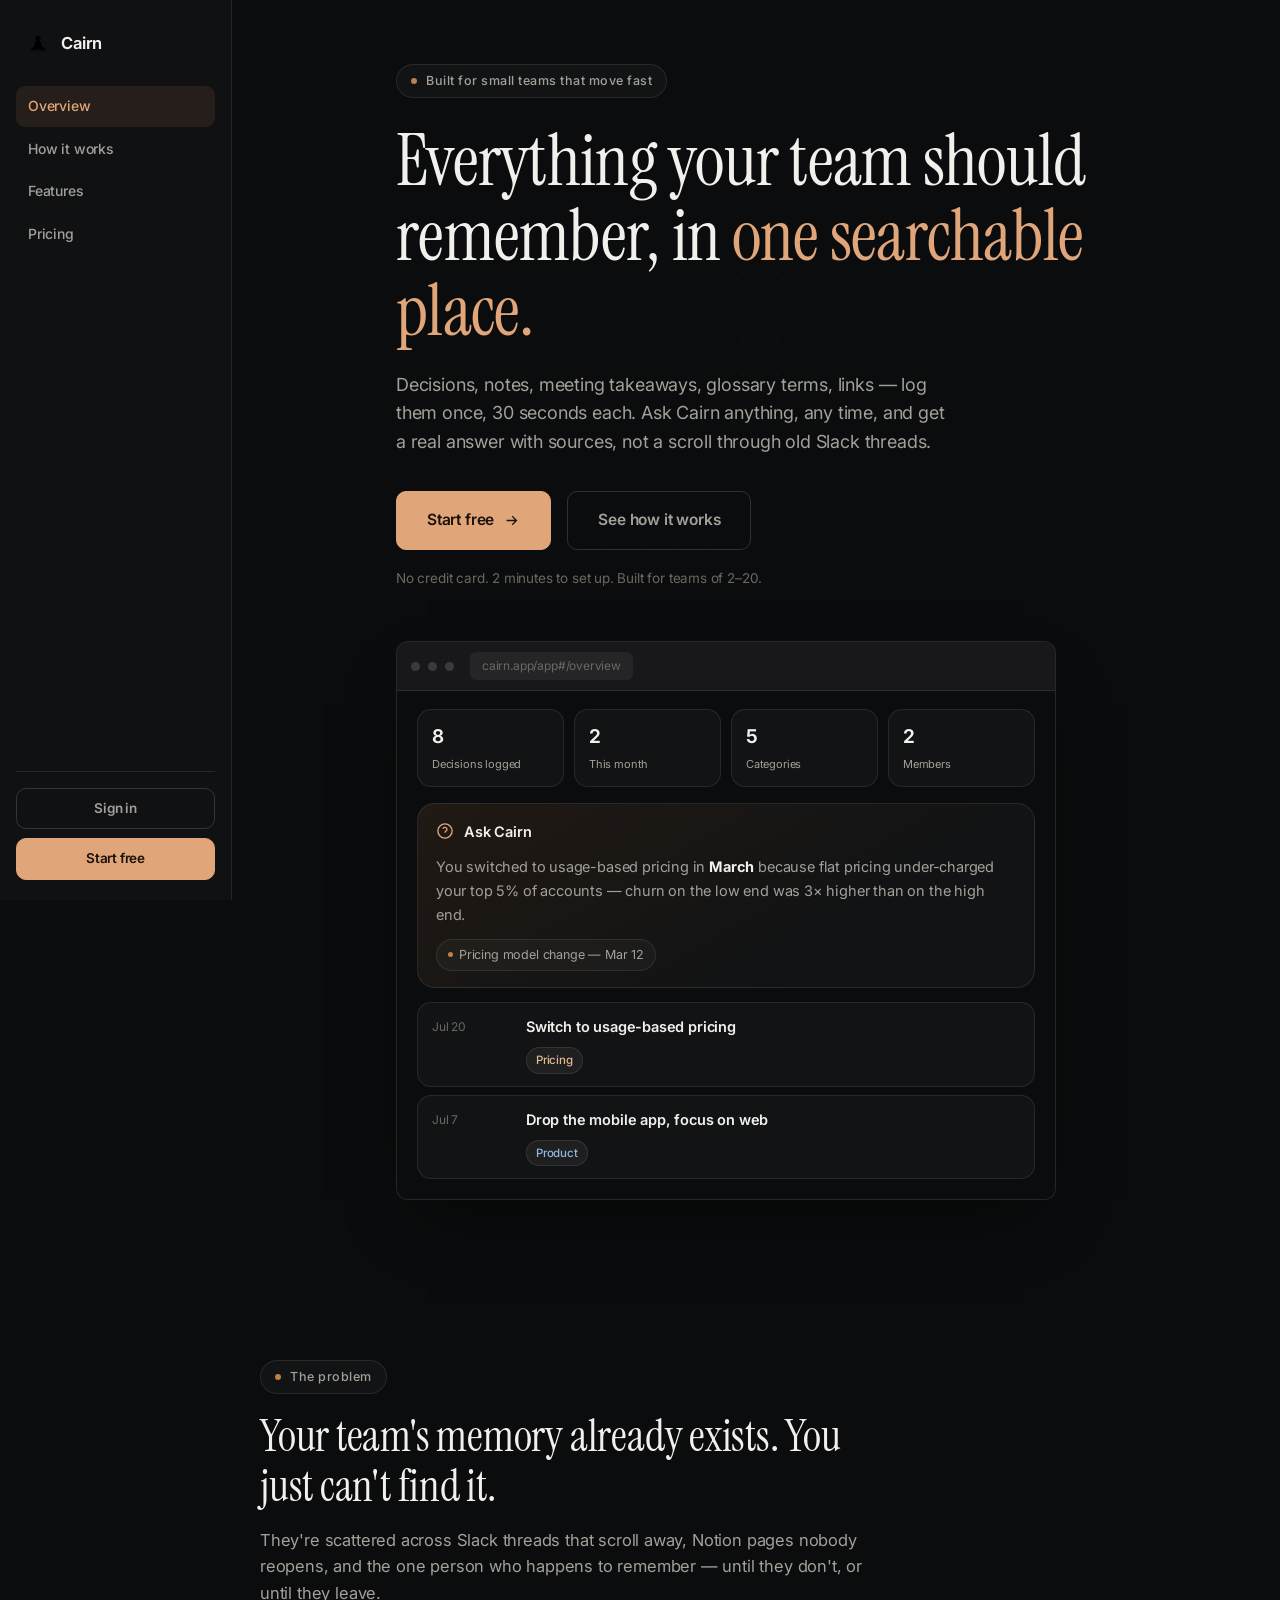
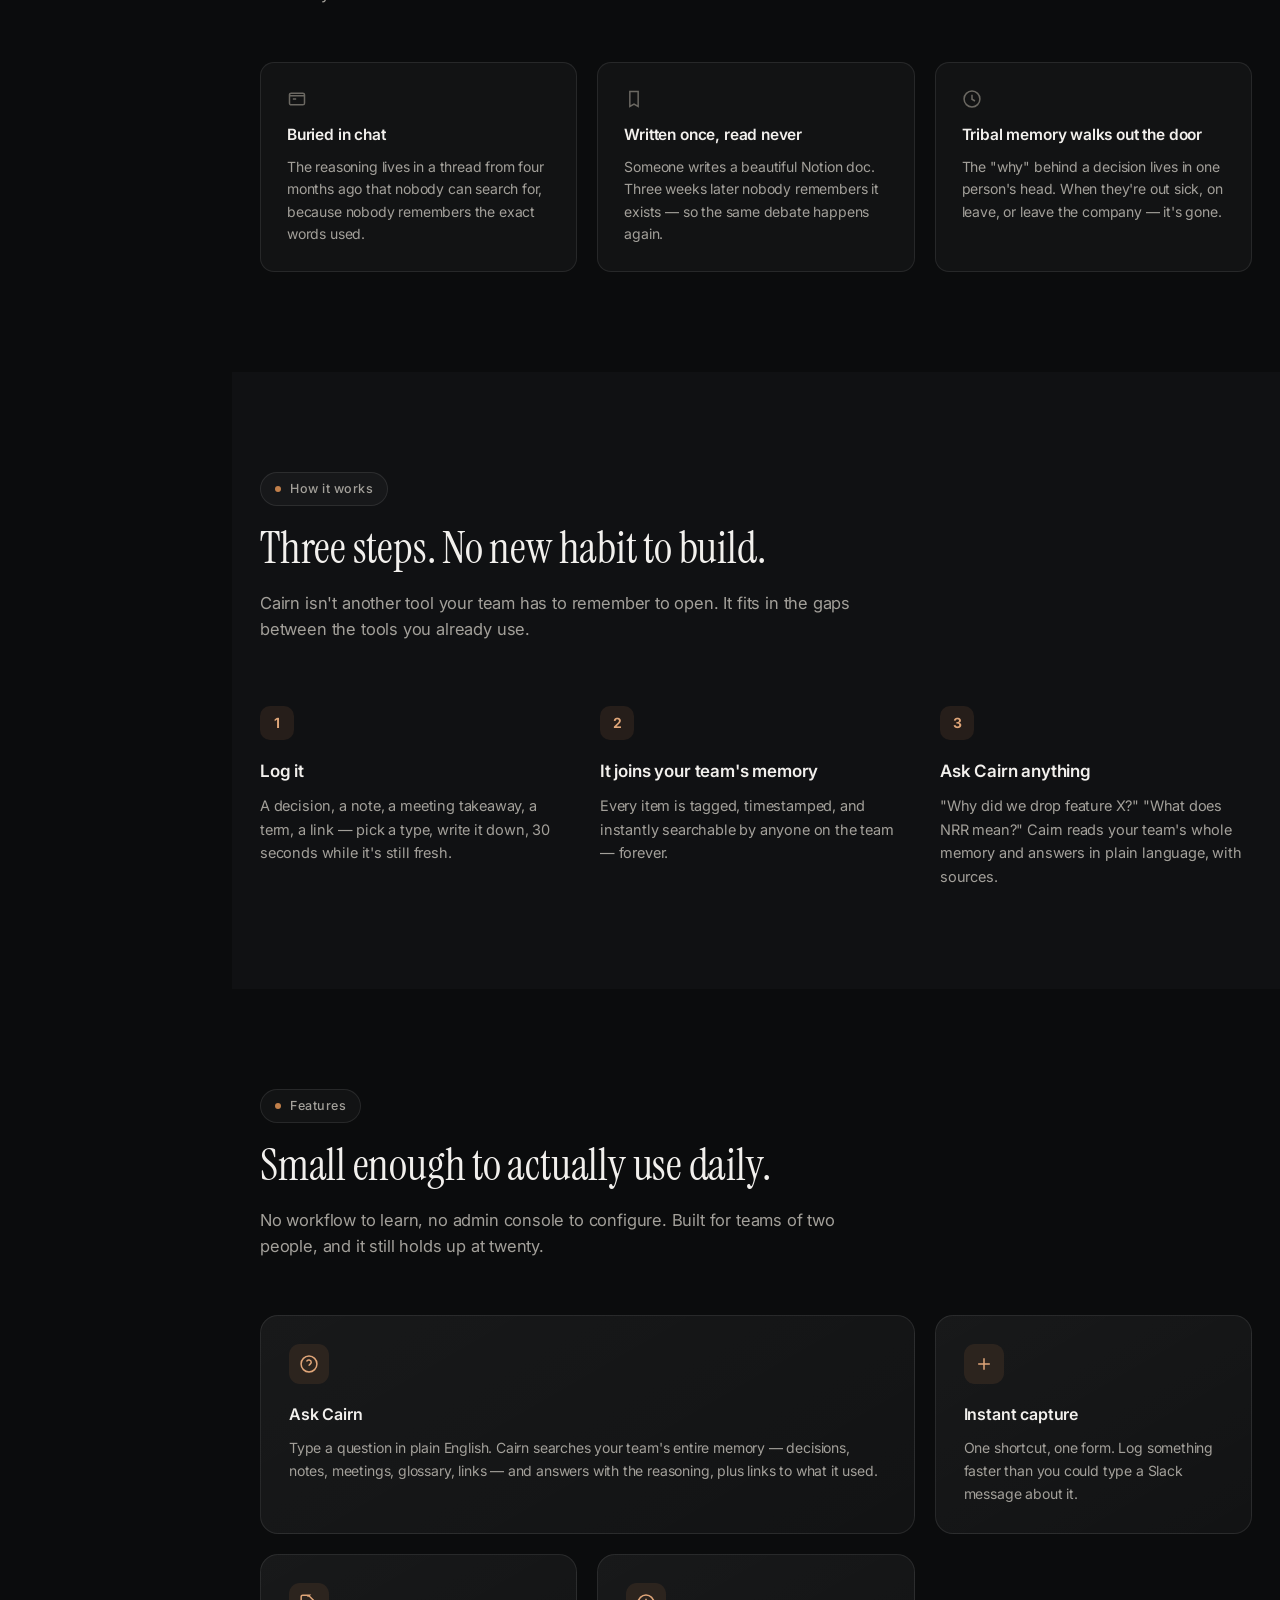
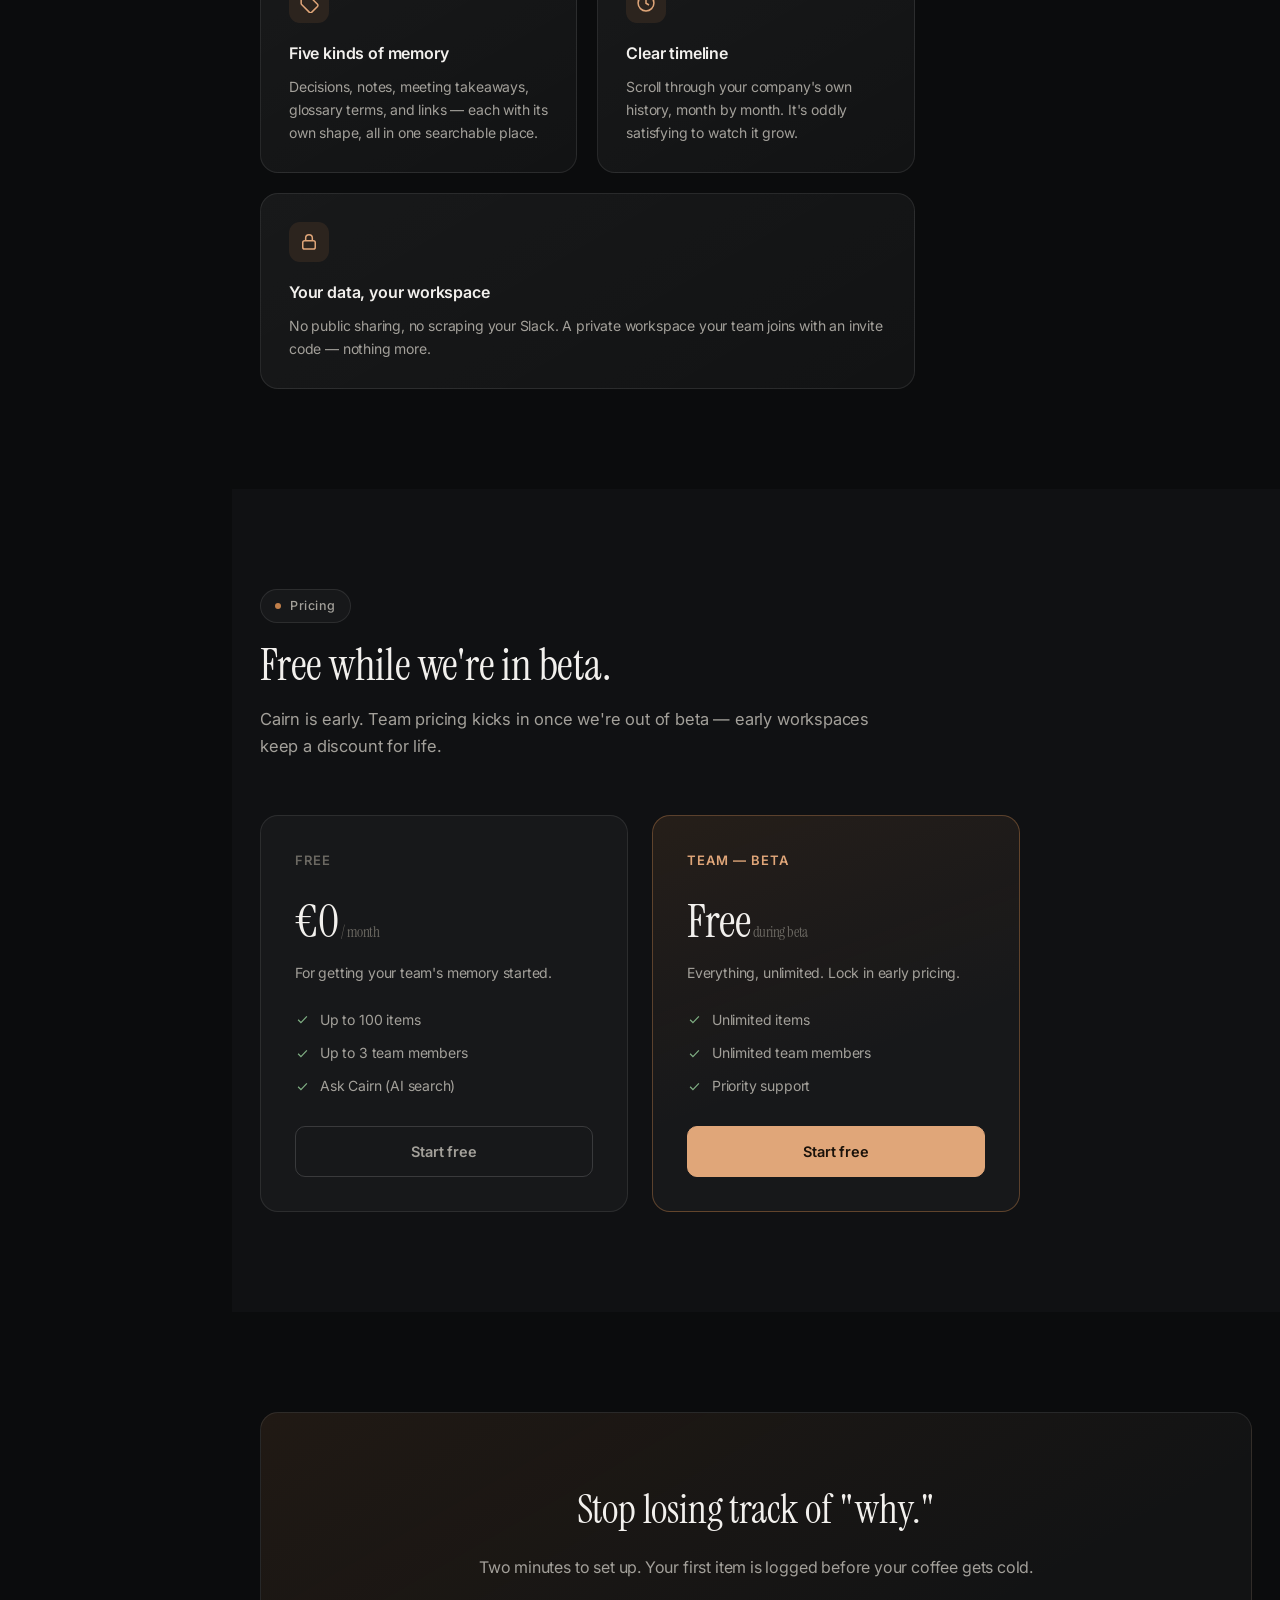
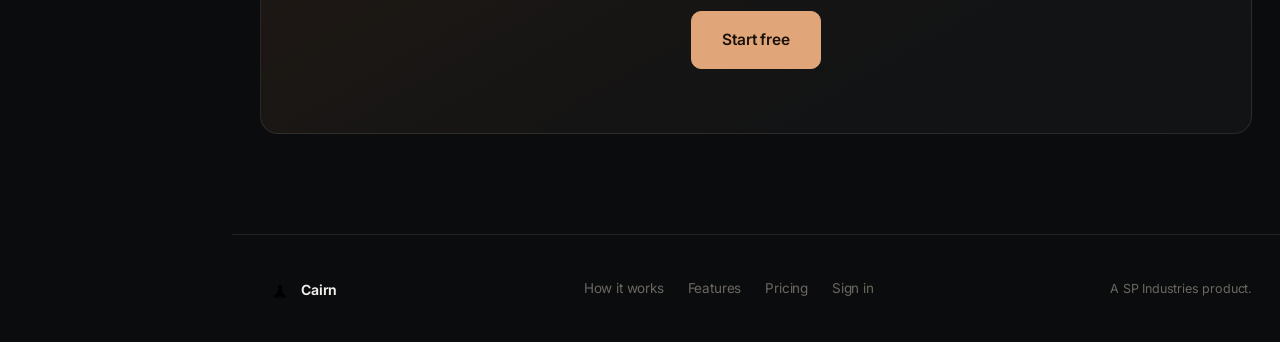
<file: index.html>
<!doctype html>
<html lang="en">
<head>
<meta charset="utf-8">
<meta name="viewport" content="width=device-width, initial-scale=1">
<title>Cairn — your team's memory, searchable by AI</title>
<meta name="description" content="Log decisions, notes, meeting takeaways, glossary terms, and links in one place. Ask Cairn anything about your team's history and get a real answer, not a scavenger hunt through Slack.">
<link rel="icon" href="assets/logo.svg">
<link rel="preconnect" href="https://fonts.googleapis.com">
<link rel="preconnect" href="https://fonts.gstatic.com" crossorigin>
<link href="https://fonts.googleapis.com/css2?family=Instrument+Serif&family=Inter:wght@400;500;600;650;700&display=swap" rel="stylesheet">
<link rel="stylesheet" href="styles.css?v=4">
</head>
<body class="reveal-ready">

<div class="site">
  <aside class="site-nav" id="siteNav">
    <a href="#overview" class="logo"><img src="assets/logo.svg" alt="" width="24" height="24"><span class="logo-word">Cairn</span></a>
    <nav class="site-links">
      <a href="#overview" data-sec="overview" class="on">Overview</a>
      <a href="#how" data-sec="how">How it works</a>
      <a href="#features" data-sec="features">Features</a>
      <a href="#pricing" data-sec="pricing">Pricing</a>
    </nav>
    <div class="site-nav-foot">
      <a href="app.html" class="btn btn-ghost btn-sm btn-block">Sign in</a>
      <a href="app.html?signup=1" class="btn btn-primary btn-sm btn-block">Start free</a>
    </div>
  </aside>

  <div class="site-main">
    <div class="site-mobile-bar">
      <a href="#overview" class="logo"><img src="assets/logo.svg" alt="" width="22" height="22"><span class="logo-word">Cairn</span></a>
      <button class="burger" id="burgerBtn" aria-label="Menu"><span></span><span></span><span></span></button>
    </div>

    <div class="mobile-menu" id="mobileMenu">
      <button class="mobile-close" id="mobileClose" aria-label="Close">
        <svg viewBox="0 0 24 24" fill="none" stroke="currentColor" stroke-width="1.8"><path d="M6 6l12 12M18 6 6 18"/></svg>
      </button>
      <a href="#overview">Overview</a>
      <a href="#how">How it works</a>
      <a href="#features">Features</a>
      <a href="#pricing">Pricing</a>
      <a href="app.html" class="btn btn-ghost" style="margin-top:20px;">Sign in</a>
      <a href="app.html?signup=1" class="btn btn-primary">Start free</a>
    </div>

    <header class="hero" id="overview" data-sec="overview">
  <div class="hero-grid"></div>
  <div class="container">
    <div class="hero-inner">
      <div class="eyebrow" data-reveal><span class="dot"></span> Built for small teams that move fast</div>
      <h1 data-reveal class="d1">Everything your team should remember, in <em>one searchable place.</em></h1>
      <p class="lead" data-reveal class="d2">Decisions, notes, meeting takeaways, glossary terms, links — log them once, 30 seconds each. Ask Cairn anything, any time, and get a real answer with sources, not a scroll through old Slack threads.</p>
      <div class="hero-cta" data-reveal class="d3">
        <a href="app.html?signup=1" class="btn btn-primary btn-lg">Start free <svg viewBox="0 0 24 24" fill="none" stroke="currentColor" stroke-width="1.8"><path d="M5 12h14M13 6l6 6-6 6"/></svg></a>
        <a href="#how" class="btn btn-ghost btn-lg">See how it works</a>
      </div>
      <p class="hero-note" data-reveal class="d3">No credit card. 2 minutes to set up. Built for teams of 2–20.</p>
    </div>

    <div class="browser-frame" data-reveal class="d3">
      <div class="browser-frame-bar">
        <span class="browser-dot"></span><span class="browser-dot"></span><span class="browser-dot"></span>
        <span class="browser-frame-url">cairn.app/app#/overview</span>
      </div>
      <div class="browser-frame-body">
        <div class="stat-grid">
          <div class="stat-card"><div class="n">8</div><div class="l">Decisions logged</div></div>
          <div class="stat-card"><div class="n">2</div><div class="l">This month</div></div>
          <div class="stat-card"><div class="n">5</div><div class="l">Categories</div></div>
          <div class="stat-card"><div class="n">2</div><div class="l">Members</div></div>
        </div>
        <div class="ask-box">
          <div class="ask-box-head">
            <svg viewBox="0 0 24 24" fill="none" stroke="currentColor" stroke-width="1.8"><path d="M12 17h.01"/><path d="M9.1 9a2.9 2.9 0 0 1 5.6 1c0 1.9-2.7 2.3-2.7 4.2"/><circle cx="12" cy="12" r="9.5"/></svg>
            <span>Ask Cairn</span>
          </div>
          <div class="ask-answer">
            You switched to usage-based pricing in <b>March</b> because flat pricing under-charged
            your top 5% of accounts — churn on the low end was 3× higher than on the high end.
            <div class="ask-cites">
              <span class="ask-cite"><span class="dot"></span>Pricing model change — Mar 12</span>
            </div>
          </div>
        </div>
        <div class="decision-list">
          <div class="decision-row">
            <div class="decision-date">Jul 20</div>
            <div class="decision-body">
              <div class="decision-title">Switch to usage-based pricing</div>
              <div class="decision-meta"><span class="badge cat-pricing">Pricing</span></div>
            </div>
          </div>
          <div class="decision-row">
            <div class="decision-date">Jul 7</div>
            <div class="decision-body">
              <div class="decision-title">Drop the mobile app, focus on web</div>
              <div class="decision-meta"><span class="badge cat-product">Product</span></div>
            </div>
          </div>
        </div>
      </div>
    </div>
  </div>
</header>

<section id="problem" data-sec="overview">
  <div class="container">
    <div class="section-head" data-reveal>
      <div class="eyebrow"><span class="dot"></span> The problem</div>
      <h2>Your team's memory already exists. You just can't find it.</h2>
      <p>They're scattered across Slack threads that scroll away, Notion pages nobody
        reopens, and the one person who happens to remember — until they don't, or
        until they leave.</p>
    </div>
    <div class="cols-3">
      <div class="mini-card" data-reveal>
        <svg viewBox="0 0 24 24" fill="none" stroke="currentColor" stroke-width="1.8"><rect x="3" y="5" width="18" height="14" rx="2"/><path d="M3 8h18M7 12h4"/></svg>
        <h3>Buried in chat</h3>
        <p>The reasoning lives in a thread from four months ago that nobody can search for, because nobody remembers the exact words used.</p>
      </div>
      <div class="mini-card" data-reveal class="d1">
        <svg viewBox="0 0 24 24" fill="none" stroke="currentColor" stroke-width="1.8"><path d="M7 3h10v18l-5-3-5 3Z"/></svg>
        <h3>Written once, read never</h3>
        <p>Someone writes a beautiful Notion doc. Three weeks later nobody remembers it exists — so the same debate happens again.</p>
      </div>
      <div class="mini-card" data-reveal class="d2">
        <svg viewBox="0 0 24 24" fill="none" stroke="currentColor" stroke-width="1.8"><circle cx="12" cy="12" r="9.5"/><path d="M12 7v5.3l3.6 2.1"/></svg>
        <h3>Tribal memory walks out the door</h3>
        <p>The "why" behind a decision lives in one person's head. When they're out sick, on leave, or leave the company — it's gone.</p>
      </div>
    </div>
  </div>
</section>

<section id="how" data-sec="how" style="background:var(--bg-soft);">
  <div class="container">
    <div class="section-head" data-reveal>
      <div class="eyebrow"><span class="dot"></span> How it works</div>
      <h2>Three steps. No new habit to build.</h2>
      <p>Cairn isn't another tool your team has to remember to open. It fits in the gaps between the tools you already use.</p>
    </div>
    <div class="steps">
      <div class="step" data-reveal>
        <div class="step-num">1</div>
        <h3>Log it</h3>
        <p>A decision, a note, a meeting takeaway, a term, a link — pick a type, write it down, 30 seconds while it's still fresh.</p>
      </div>
      <div class="step" data-reveal class="d1">
        <div class="step-num">2</div>
        <h3>It joins your team's memory</h3>
        <p>Every item is tagged, timestamped, and instantly searchable by anyone on the team — forever.</p>
      </div>
      <div class="step" data-reveal class="d2">
        <div class="step-num">3</div>
        <h3>Ask Cairn anything</h3>
        <p>"Why did we drop feature X?" "What does NRR mean?" Cairn reads your team's whole memory and answers in plain language, with sources.</p>
      </div>
    </div>
  </div>
</section>

<section id="features" data-sec="features">
  <div class="container">
    <div class="section-head" data-reveal>
      <div class="eyebrow"><span class="dot"></span> Features</div>
      <h2>Small enough to actually use daily.</h2>
      <p>No workflow to learn, no admin console to configure. Built for teams of two people, and it still holds up at twenty.</p>
    </div>
    <div class="feature-grid">
      <div class="feature wide" data-reveal>
        <div class="feature-icon"><svg viewBox="0 0 24 24" fill="none" stroke="currentColor" stroke-width="1.8"><path d="M12 17h.01"/><path d="M9.1 9a2.9 2.9 0 0 1 5.6 1c0 1.9-2.7 2.3-2.7 4.2"/><circle cx="12" cy="12" r="9.5"/></svg></div>
        <h3>Ask Cairn</h3>
        <p>Type a question in plain English. Cairn searches your team's entire memory — decisions, notes, meetings, glossary, links — and answers with the reasoning, plus links to what it used.</p>
      </div>
      <div class="feature" data-reveal class="d1">
        <div class="feature-icon"><svg viewBox="0 0 24 24" fill="none" stroke="currentColor" stroke-width="1.8"><path d="M12 5v14M5 12h14"/></svg></div>
        <h3>Instant capture</h3>
        <p>One shortcut, one form. Log something faster than you could type a Slack message about it.</p>
      </div>
      <div class="feature" data-reveal class="d2">
        <div class="feature-icon"><svg viewBox="0 0 24 24" fill="none" stroke="currentColor" stroke-width="1.8"><path d="M12.6 2.6H4.4a1.8 1.8 0 0 0-1.8 1.8v8.2c0 .48.19.94.53 1.27l9.4 9.4c.7.7 1.83.7 2.54 0l7.13-7.13c.7-.7.7-1.84 0-2.54l-9.4-9.4a1.8 1.8 0 0 0-1.27-.53Z"/><path d="M7.6 7.6h.01"/></svg></div>
        <h3>Five kinds of memory</h3>
        <p>Decisions, notes, meeting takeaways, glossary terms, and links — each with its own shape, all in one searchable place.</p>
      </div>
      <div class="feature" data-reveal class="d3">
        <div class="feature-icon"><svg viewBox="0 0 24 24" fill="none" stroke="currentColor" stroke-width="1.8"><circle cx="12" cy="12" r="9.5"/><path d="M12 7v5.3l3.6 2.1"/></svg></div>
        <h3>Clear timeline</h3>
        <p>Scroll through your company's own history, month by month. It's oddly satisfying to watch it grow.</p>
      </div>
      <div class="feature wide" data-reveal class="d3">
        <div class="feature-icon"><svg viewBox="0 0 24 24" fill="none" stroke="currentColor" stroke-width="1.8"><rect x="4.5" y="10.5" width="15" height="10" rx="2.2"/><path d="M8 10.5V7.2a4 4 0 0 1 8 0v3.3"/></svg></div>
        <h3>Your data, your workspace</h3>
        <p>No public sharing, no scraping your Slack. A private workspace your team joins with an invite code — nothing more.</p>
      </div>
    </div>
  </div>
</section>

<section id="pricing" data-sec="pricing" style="background:var(--bg-soft);">
  <div class="container">
    <div class="section-head" data-reveal>
      <div class="eyebrow"><span class="dot"></span> Pricing</div>
      <h2>Free while we're in beta.</h2>
      <p>Cairn is early. Team pricing kicks in once we're out of beta — early workspaces keep a discount for life.</p>
    </div>
    <div class="pricing">
      <div class="plan" data-reveal>
        <div class="plan-name">Free</div>
        <div class="plan-price">€0<span> / month</span></div>
        <div class="plan-desc">For getting your team's memory started.</div>
        <ul class="plan-list">
          <li><svg viewBox="0 0 24 24" fill="none" stroke="currentColor" stroke-width="2"><path d="m5 12.5 4.5 4.5L19 7"/></svg>Up to 100 items</li>
          <li><svg viewBox="0 0 24 24" fill="none" stroke="currentColor" stroke-width="2"><path d="m5 12.5 4.5 4.5L19 7"/></svg>Up to 3 team members</li>
          <li><svg viewBox="0 0 24 24" fill="none" stroke="currentColor" stroke-width="2"><path d="m5 12.5 4.5 4.5L19 7"/></svg>Ask Cairn (AI search)</li>
        </ul>
        <a href="app.html?signup=1" class="btn btn-ghost btn-block">Start free</a>
      </div>
      <div class="plan highlight" data-reveal class="d1">
        <div class="plan-name">Team — beta</div>
        <div class="plan-price">Free<span> during beta</span></div>
        <div class="plan-desc">Everything, unlimited. Lock in early pricing.</div>
        <ul class="plan-list">
          <li><svg viewBox="0 0 24 24" fill="none" stroke="currentColor" stroke-width="2"><path d="m5 12.5 4.5 4.5L19 7"/></svg>Unlimited items</li>
          <li><svg viewBox="0 0 24 24" fill="none" stroke="currentColor" stroke-width="2"><path d="m5 12.5 4.5 4.5L19 7"/></svg>Unlimited team members</li>
          <li><svg viewBox="0 0 24 24" fill="none" stroke="currentColor" stroke-width="2"><path d="m5 12.5 4.5 4.5L19 7"/></svg>Priority support</li>
        </ul>
        <a href="app.html?signup=1" class="btn btn-primary btn-block">Start free</a>
      </div>
    </div>
  </div>
</section>

<section>
  <div class="container">
    <div class="cta-band" data-reveal>
      <h2>Stop losing track of "why."</h2>
      <p>Two minutes to set up. Your first item is logged before your coffee gets cold.</p>
      <a href="app.html?signup=1" class="btn btn-primary btn-lg">Start free</a>
    </div>
  </div>
</section>

<footer>
  <div class="container footer-inner">
    <a href="#" class="logo"><img src="assets/logo.svg" alt="" width="20" height="20"><span class="logo-word">Cairn</span></a>
    <nav><a href="#how">How it works</a><a href="#features">Features</a><a href="#pricing">Pricing</a><a href="app.html">Sign in</a></nav>
    <div class="footer-note">A SP Industries product.</div>
  </div>
</footer>
  </div>
</div>

<script src="assets/landing.js?v=2"></script>
</body>
</html>
</file>
<file: styles.css>
/* ============================================================
   CAIRN — marketing site
   ============================================================ */

:root {
  --bg:        #0b0c0d;
  --bg-soft:   #101113;
  --surface:   rgba(255,255,255,.03);
  --surface-2: rgba(255,255,255,.055);
  --line:      rgba(255,255,255,.09);
  --line-2:    rgba(255,255,255,.15);
  --text:      #f2f0ed;
  --text-2:    #a3a09a;
  --text-3:    #6b6862;
  --accent:    #c17f4a;
  --accent-2:  #e0a679;
  --accent-bg: rgba(193,127,74,.12);
  --danger:    #d9695a;
  --good:      #7fae83;
  --maxw:      1120px;
  --sans:      "Inter", -apple-system, BlinkMacSystemFont, system-ui, sans-serif;
  --serif:     "Instrument Serif", Georgia, serif;
  --r:         14px;
  --r-btn:     10px;
  --r-lg:      18px;
  --r-frame:   12px;
  --r-pill:    999px;
  --ease:      cubic-bezier(.2,.7,.2,1);
  --site-nav-w: 232px;
}

* { box-sizing: border-box; }
html { scroll-behavior: smooth; color-scheme: dark; }
body {
  margin: 0;
  background: var(--bg);
  color: var(--text);
  font-family: var(--sans);
  font-size: 16px;
  line-height: 1.6;
  letter-spacing: -0.011em;
  -webkit-font-smoothing: antialiased;
  overflow-x: hidden;
}
a { color: inherit; text-decoration: none; }
::selection { background: var(--accent-bg); color: var(--accent-2); }
img, svg { display: block; max-width: 100%; }

.container { max-width: var(--maxw); margin: 0 auto; padding: 0 28px; }

/* ---------- Buttons ---------- */
.btn {
  display: inline-flex; align-items: center; justify-content: center; gap: 9px;
  font-family: var(--sans); font-weight: 600; font-size: 14.5px;
  padding: 13px 22px;
  border-radius: var(--r-btn);
  border: 1px solid transparent;
  cursor: pointer;
  transition: transform .15s var(--ease), background .15s ease, opacity .2s ease, border-color .2s ease, color .2s ease;
  white-space: nowrap;
}
.btn svg { width: 17px; height: 17px; flex-shrink: 0; }
.btn-primary {
  color: #1a120a;
  background: var(--accent-2);
  border-color: var(--accent-2);
}
.btn-primary:hover { background: #eab98a; border-color: #eab98a; }
.btn-primary:active { transform: translateY(1px); }
.btn-ghost {
  color: var(--text-2);
  background: transparent;
  border-color: var(--line-2);
}
.btn-ghost:hover { color: var(--text); border-color: var(--text-3); background: var(--surface); }
.btn-sm { padding: 9px 15px; font-size: 13.5px; }
.btn-lg { padding: 16px 30px; font-size: 15.5px; }
.btn-block { width: 100%; }
.btn:disabled { opacity: .5; cursor: not-allowed; transform: none !important; }

/* ---------- Site shell: persistent sidebar nav (desktop) ---------- */
.site { display: flex; align-items: flex-start; }
.site-nav {
  width: var(--site-nav-w); flex-shrink: 0;
  position: sticky; top: 0; height: 100vh; height: 100svh;
  display: flex; flex-direction: column;
  padding: 26px 16px 20px;
  border-right: 1px solid var(--line);
  background: var(--bg-soft);
}
.logo { display: flex; align-items: center; gap: 11px; color: var(--text); padding: 4px 10px 0; }
.logo svg { width: 24px; height: 24px; color: var(--accent); flex-shrink: 0; }
.logo-word { font-weight: 650; font-size: 16.5px; letter-spacing: -.01em; }
.site-links { display: flex; flex-direction: column; gap: 2px; margin-top: 30px; flex: 1; }
.site-links a {
  padding: 9px 12px; border-radius: 9px; font-size: 14px; font-weight: 500;
  color: var(--text-2); transition: background .15s ease, color .15s ease;
}
.site-links a:hover { color: var(--text); background: var(--surface); }
.site-links a.on { color: var(--accent-2); background: var(--accent-bg); }
.site-nav-foot { display: flex; flex-direction: column; gap: 9px; padding-top: 16px; border-top: 1px solid var(--line); }

.site-main { flex: 1; min-width: 0; }

/* Mobile top bar (replaces sidebar under the breakpoint) */
.site-mobile-bar {
  display: none; align-items: center; justify-content: space-between;
  padding: 16px 20px; border-bottom: 1px solid var(--line);
  position: sticky; top: 0; z-index: 90; background: rgba(11,12,13,.9);
  backdrop-filter: blur(16px) saturate(150%);
}
.burger { display: none; flex-direction: column; gap: 5px; width: 40px; height: 40px; align-items: center; justify-content: center; background: none; border: 1px solid var(--line); border-radius: 10px; cursor: pointer; }
.burger span { display: block; width: 18px; height: 1.5px; background: var(--text); transition: transform .3s var(--ease), opacity .2s ease; }
.mobile-menu {
  position: fixed; inset: 0; z-index: 95;
  background: rgba(11,12,13,.94);
  backdrop-filter: blur(22px) saturate(150%);
  display: flex; flex-direction: column; align-items: center; justify-content: center; gap: 10px;
  opacity: 0; pointer-events: none; transition: opacity .3s ease;
}
.mobile-menu.open { opacity: 1; pointer-events: auto; }
.mobile-menu a:not(.btn) { font-size: 24px; font-weight: 500; color: var(--text-2); padding: 12px; }
.mobile-close { position: absolute; top: 22px; right: 26px; width: 42px; height: 42px; border: 1px solid var(--line); border-radius: 10px; background: none; color: var(--text); cursor: pointer; display: flex; align-items: center; justify-content: center; }
.mobile-close svg { width: 18px; height: 18px; }
@media (max-width: 860px){
  .site-nav { display: none; }
  .site-mobile-bar { display: flex; }
}

/* ---------- Reveal ---------- */
.reveal-ready [data-reveal] { opacity: 0; transform: translateY(20px); transition: opacity .7s var(--ease), transform .7s var(--ease); }
.reveal-ready [data-reveal].d1 { transition-delay: .08s; }
.reveal-ready [data-reveal].d2 { transition-delay: .16s; }
.reveal-ready [data-reveal].d3 { transition-delay: .24s; }
[data-reveal].in { opacity: 1; transform: none; }
@media (prefers-reduced-motion: reduce) { .reveal-ready [data-reveal] { opacity: 1; transform: none; transition: none; } }

/* ---------- Hero ---------- */
.hero { position: relative; min-height: 92vh; min-height: 92svh; display: grid; align-items: center; padding: 64px 0 60px; }
.hero-grid {
  position: absolute; inset: 0; z-index: 0; opacity: .5;
  background-image: radial-gradient(circle at 1px 1px, rgba(255,255,255,.06) 1px, transparent 0);
  background-size: 34px 34px;
  mask-image: radial-gradient(ellipse 60% 55% at 50% 30%, #000 0%, transparent 75%);
}
.hero .container { position: relative; z-index: 1; }
.hero-inner { max-width: 720px; }
.eyebrow { display: inline-flex; align-items: center; gap: 9px; font-size: 12.5px; font-weight: 500; letter-spacing: .04em; color: var(--text-2); padding: 6px 14px; border: 1px solid var(--line); border-radius: var(--r-pill); background: var(--surface); margin-bottom: 26px; }
.eyebrow .dot { width: 6px; height: 6px; border-radius: 50%; background: var(--accent); }
.hero h1 {
  font-family: var(--serif);
  font-size: clamp(42px, 6.4vw, 72px);
  line-height: 1.04; letter-spacing: -.01em; font-weight: 400; margin: 0 0 22px;
}
.hero h1 em { font-style: normal; color: var(--accent-2); }
.hero p.lead { font-size: 18px; color: var(--text-2); max-width: 560px; margin: 0 0 34px; }
.hero-cta { display: flex; align-items: center; gap: 16px; flex-wrap: wrap; }
.hero-note { font-size: 13.5px; color: var(--text-3); margin-top: 18px; }

/* ---------- Browser frame (hero visual — real app.css classes inside) ---------- */
.browser-frame {
  margin-top: 52px; max-width: 660px;
  border-radius: var(--r-frame);
  background: var(--bg-soft);
  border: 1px solid var(--line);
  box-shadow: 0 30px 70px -32px rgba(0,0,0,.7);
  overflow: hidden;
}
.browser-frame-bar { display: flex; align-items: center; gap: 8px; padding: 10px 14px; border-bottom: 1px solid var(--line); background: var(--surface); }
.browser-dot { width: 9px; height: 9px; border-radius: 50%; background: var(--line-2); }
.browser-frame-url {
  margin-left: 8px; font-size: 12px; color: var(--text-3); background: var(--surface-2);
  padding: 4px 12px; border-radius: 6px; font-family: var(--sans);
}
.browser-frame-body { padding: 18px 20px 20px; background: var(--bg); pointer-events: none; }
.browser-frame-body .stat-grid { grid-template-columns: repeat(4, 1fr); gap: 10px; margin-bottom: 16px; }
.browser-frame-body .stat-card { padding: 12px 14px; }
.browser-frame-body .stat-card .n { font-size: 19px; }
.browser-frame-body .stat-card .l { font-size: 11px; }
.browser-frame-body .ask-box { padding: 16px 18px; margin-bottom: 14px; }
.browser-frame-body .decision-list { gap: 8px; }
.browser-frame-body .decision-row { padding: 12px 14px; cursor: default; }
.browser-frame-body .decision-row:hover { transform: none; }

/* Real app component styles, copied verbatim from app.css so the preview
   above is pixel-identical to the actual product — not a reinvented mockup. */
.stat-grid { display: grid; gap: 16px; }
.stat-card { border-radius: var(--r); background: var(--surface); border: 1px solid var(--line); }
.stat-card .n { font-size: 26px; font-weight: 650; letter-spacing: -.02em; }
.stat-card .l { font-size: 12.5px; color: var(--text-2); margin-top: 4px; }
.ask-box { border-radius: var(--r-lg); background: linear-gradient(150deg, var(--accent-bg), var(--surface) 65%); border: 1px solid var(--line); }
.ask-box-head { display: flex; align-items: center; gap: 10px; margin-bottom: 12px; }
.ask-box-head svg { width: 18px; height: 18px; color: var(--accent-2); }
.ask-box-head span { font-size: 14.5px; font-weight: 600; }
.ask-answer { font-size: 14.5px; line-height: 1.65; color: var(--text-2); }
.ask-answer b { color: var(--text); }
.ask-cites { display: flex; flex-wrap: wrap; gap: 8px; margin-top: 12px; }
.ask-cite { display: inline-flex; align-items: center; gap: 6px; padding: 5px 11px; border-radius: var(--r-pill); border: 1px solid var(--line); font-size: 12.5px; color: var(--text-2); background: var(--surface); }
.ask-cite .dot { width: 5px; height: 5px; border-radius: 50%; background: var(--accent); }
.decision-list { display: flex; flex-direction: column; gap: 10px; }
.decision-row { display: flex; align-items: flex-start; gap: 16px; padding: 16px 18px; border-radius: var(--r); background: var(--surface); border: 1px solid var(--line); }
.decision-date { width: 78px; flex-shrink: 0; font-size: 12px; color: var(--text-3); padding-top: 2px; }
.decision-body { flex: 1; min-width: 0; }
.decision-title { font-size: 14.5px; font-weight: 600; margin-bottom: 4px; }
.decision-meta { display: flex; align-items: center; gap: 8px; margin-top: 9px; flex-wrap: wrap; }
.badge { display: inline-flex; align-items: center; gap: 5px; font-size: 11.5px; font-weight: 500; padding: 3px 9px; border-radius: var(--r-pill); background: var(--surface-2); color: var(--text-2); border: 1px solid var(--line); }
.badge.cat-product { color: #8fb8e0; }
.badge.cat-pricing { color: #e0b98f; }
.badge.cat-people { color: #c79fe0; }
.badge.cat-ops { color: #9fd0b0; }
.badge.cat-finance { color: #e09f9f; }
.badge.cat-general { color: var(--text-2); }

/* ---------- Sections ---------- */
section { padding: 100px 0; position: relative; }
.section-head { max-width: 620px; margin-bottom: 56px; }
.section-head .eyebrow { margin-bottom: 18px; }
.section-head h2 { font-family: var(--serif); font-size: clamp(30px, 4.4vw, 44px); letter-spacing: -.005em; line-height: 1.12; font-weight: 400; margin: 0 0 16px; }
.section-head p { color: var(--text-2); font-size: 16.5px; margin: 0; }

/* Problem / three-column */
.cols-3 { display: grid; grid-template-columns: repeat(3, 1fr); gap: 20px; }
.mini-card { padding: 26px; border-radius: var(--r); border: 1px solid var(--line); background: var(--surface); }
.mini-card svg { width: 20px; height: 20px; color: var(--text-3); margin-bottom: 14px; }
.mini-card h3 { font-size: 15.5px; font-weight: 600; margin: 0 0 8px; }
.mini-card p { font-size: 14px; color: var(--text-2); margin: 0; line-height: 1.6; }

/* How it works */
.steps { display: grid; grid-template-columns: repeat(3, 1fr); gap: 28px; counter-reset: step; }
.step { position: relative; padding-top: 8px; }
.step-num { display: inline-flex; align-items: center; justify-content: center; width: 34px; height: 34px; border-radius: 10px; background: var(--accent-bg); color: var(--accent-2); font-weight: 650; font-size: 14px; margin-bottom: 18px; }
.step h3 { font-size: 17px; font-weight: 600; margin: 0 0 8px; }
.step p { font-size: 14.5px; color: var(--text-2); margin: 0; line-height: 1.65; }

/* Feature grid */
.feature-grid { display: grid; grid-template-columns: repeat(3, 1fr); gap: 20px; }
.feature {
  padding: 28px; border-radius: var(--r-lg);
  background: linear-gradient(150deg, var(--surface-2), var(--surface));
  border: 1px solid var(--line);
  transition: border-color .25s ease, transform .25s var(--ease);
}
.feature:hover { border-color: var(--line-2); transform: translateY(-3px); }
.feature-icon { width: 40px; height: 40px; border-radius: 11px; background: var(--accent-bg); display: flex; align-items: center; justify-content: center; margin-bottom: 18px; }
.feature-icon svg { width: 20px; height: 20px; color: var(--accent-2); }
.feature h3 { font-size: 16px; font-weight: 600; margin: 0 0 8px; }
.feature p { font-size: 14px; color: var(--text-2); margin: 0; line-height: 1.65; }
.feature.wide { grid-column: span 2; }

/* Pricing */
.pricing { display: grid; grid-template-columns: repeat(2, 1fr); gap: 24px; max-width: 760px; }
.plan { padding: 34px; border-radius: var(--r-lg); border: 1px solid var(--line); background: var(--surface); }
.plan.highlight { border-color: rgba(193,127,74,.4); background: linear-gradient(160deg, var(--accent-bg), var(--surface) 60%); }
.plan-name { font-size: 13px; text-transform: uppercase; letter-spacing: .08em; color: var(--text-3); font-weight: 600; margin-bottom: 14px; }
.plan.highlight .plan-name { color: var(--accent-2); }
.plan-price { font-family: var(--serif); font-size: 46px; font-weight: 400; letter-spacing: -.01em; margin-bottom: 4px; }
.plan-price span { font-size: 15px; font-weight: 500; color: var(--text-3); }
.plan-desc { font-size: 14px; color: var(--text-2); margin-bottom: 24px; }
.plan-list { list-style: none; padding: 0; margin: 0 0 28px; display: flex; flex-direction: column; gap: 11px; }
.plan-list li { display: flex; align-items: center; gap: 10px; font-size: 14px; color: var(--text-2); }
.plan-list svg { width: 15px; height: 15px; color: var(--good); flex-shrink: 0; }

/* CTA band */
.cta-band {
  border-radius: var(--r-lg);
  background: linear-gradient(150deg, var(--accent-bg), var(--surface) 70%);
  border: 1px solid var(--line);
  padding: 64px 48px;
  text-align: center;
}
.cta-band h2 { font-family: var(--serif); font-weight: 400; font-size: clamp(28px, 4vw, 40px); margin: 0 0 14px; letter-spacing: -.005em; }
.cta-band p { color: var(--text-2); margin: 0 0 30px; font-size: 16px; }

/* Footer */
footer { border-top: 1px solid var(--line); padding: 40px 0; }
.footer-inner { display: flex; align-items: center; justify-content: space-between; flex-wrap: wrap; gap: 16px; }
.footer-inner .logo svg { width: 20px; height: 20px; }
.footer-inner .logo-word { font-size: 14px; }
footer nav { display: flex; gap: 24px; }
footer nav a { font-size: 13.5px; color: var(--text-3); }
footer nav a:hover { color: var(--text-2); }
.footer-note { font-size: 12.5px; color: var(--text-3); }

@media (max-width: 900px) {
  .cols-3, .steps { grid-template-columns: 1fr; }
  .feature-grid { grid-template-columns: repeat(2, 1fr); }
  .feature.wide { grid-column: span 2; }
  .pricing { grid-template-columns: 1fr; }
}
@media (max-width: 640px) {
  .feature-grid { grid-template-columns: 1fr; }
  .feature.wide { grid-column: span 1; }
  section { padding: 72px 0; }
  .cta-band { padding: 44px 26px; }
  .browser-frame-body .stat-grid { grid-template-columns: repeat(2, 1fr); }
}
</file>
